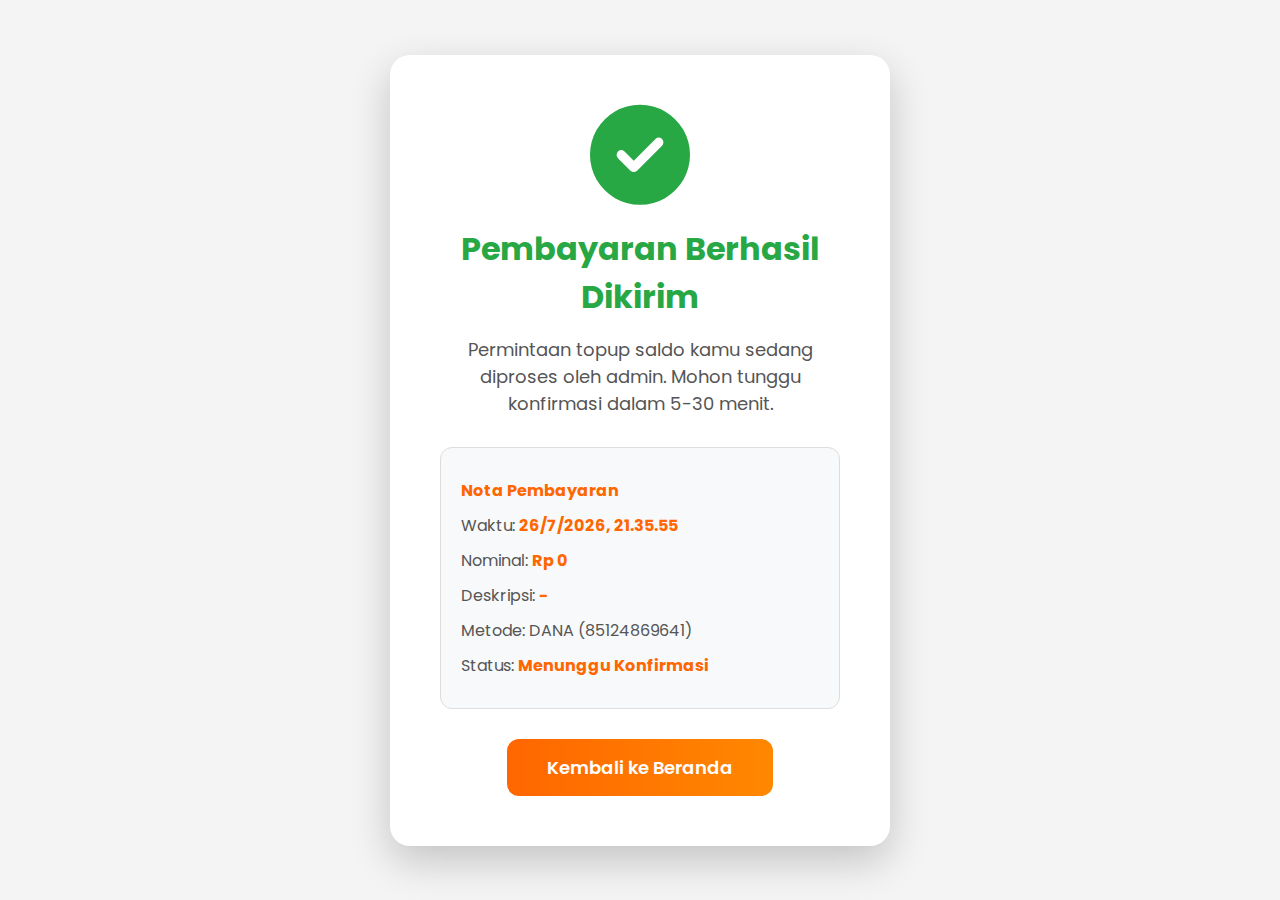
<file: konfirmasi.html>
<!DOCTYPE html>
<html lang="id">
<head>
  <meta charset="UTF-8">
  <meta name="viewport" content="width=device-width, initial-scale=1.0">
  <title>Konfirmasi Pembayaran - RHF</title>
  <link href="https://fonts.googleapis.com/css2?family=Poppins:wght@400;500;600;700&display=swap" rel="stylesheet">
  <link rel="stylesheet" href="https://cdnjs.cloudflare.com/ajax/libs/font-awesome/6.4.0/css/all.min.css">
  <style>
    * { margin: 0; padding: 0; box-sizing: border-box; }
    body { font-family: 'Poppins', sans-serif; background: #f4f4f4; color: #333; min-height: 100vh; display: flex; align-items: center; justify-content: center; }
    .card {
      background: #fff;
      width: 90%;
      max-width: 500px;
      border-radius: 20px;
      padding: 50px;
      box-shadow: 0 15px 40px rgba(0,0,0,0.2);
      text-align: center;
    }
    .checkmark {
      font-size: 100px;
      color: #28a745;
      margin-bottom: 20px;
    }
    h1 { font-size: 32px; color: #28a745; margin-bottom: 15px; }
    p { font-size: 18px; color: #555; margin-bottom: 30px; }
    .nota {
      background: #f8f9fa;
      border-radius: 12px;
      padding: 20px;
      margin: 30px 0;
      text-align: left;
      border: 1px solid #ddd;
    }
    .nota p { margin: 10px 0; font-size: 16px; }
    .nota strong { color: #ff6600; }
    .btn-home {
      padding: 15px 40px;
      background: linear-gradient(to right, #ff6600, #ff8800);
      color: #fff;
      border: none;
      border-radius: 12px;
      font-size: 18px;
      font-weight: 600;
      cursor: pointer;
      text-decoration: none;
      display: inline-block;
    }
    .btn-home:hover { opacity: 0.9; }
  </style>
</head>
<body>

  <div class="card">
    <i class="fas fa-check-circle checkmark"></i>
    <h1>Pembayaran Berhasil Dikirim</h1>
    <p>Permintaan topup saldo kamu sedang diproses oleh admin. Mohon tunggu konfirmasi dalam 5-30 menit.</p>

    <div class="nota">
      <p><strong>Nota Pembayaran</strong></p>
      <p>Waktu: <strong id="time"></strong></p>
      <p>Nominal: <strong id="nominal"></strong></p>
      <p>Deskripsi: <strong id="desc"></strong></p>
      <p>Metode: DANA (85124869641)</p>
      <p>Status: <strong>Menunggu Konfirmasi</strong></p>
    </div>

    <a href="index.html" class="btn-home">Kembali ke Beranda</a>
  </div>

  <script>
    // Ambil data dari localStorage
    document.getElementById('time').textContent = localStorage.getItem('topupTime') || new Date().toLocaleString('id-ID');
    document.getElementById('nominal').textContent = 'Rp ' + Number(localStorage.getItem('topupNominal') || 0).toLocaleString('id-ID');
    document.getElementById('desc').textContent = localStorage.getItem('topupDesc') || '-';

    // Hapus data setelah ditampilkan
    setTimeout(() => {
      localStorage.removeItem('topupNominal');
      localStorage.removeItem('topupDesc');
      localStorage.removeItem('topupTime');
    }, 5000);
  </script>
</body>
</html>
</file>
